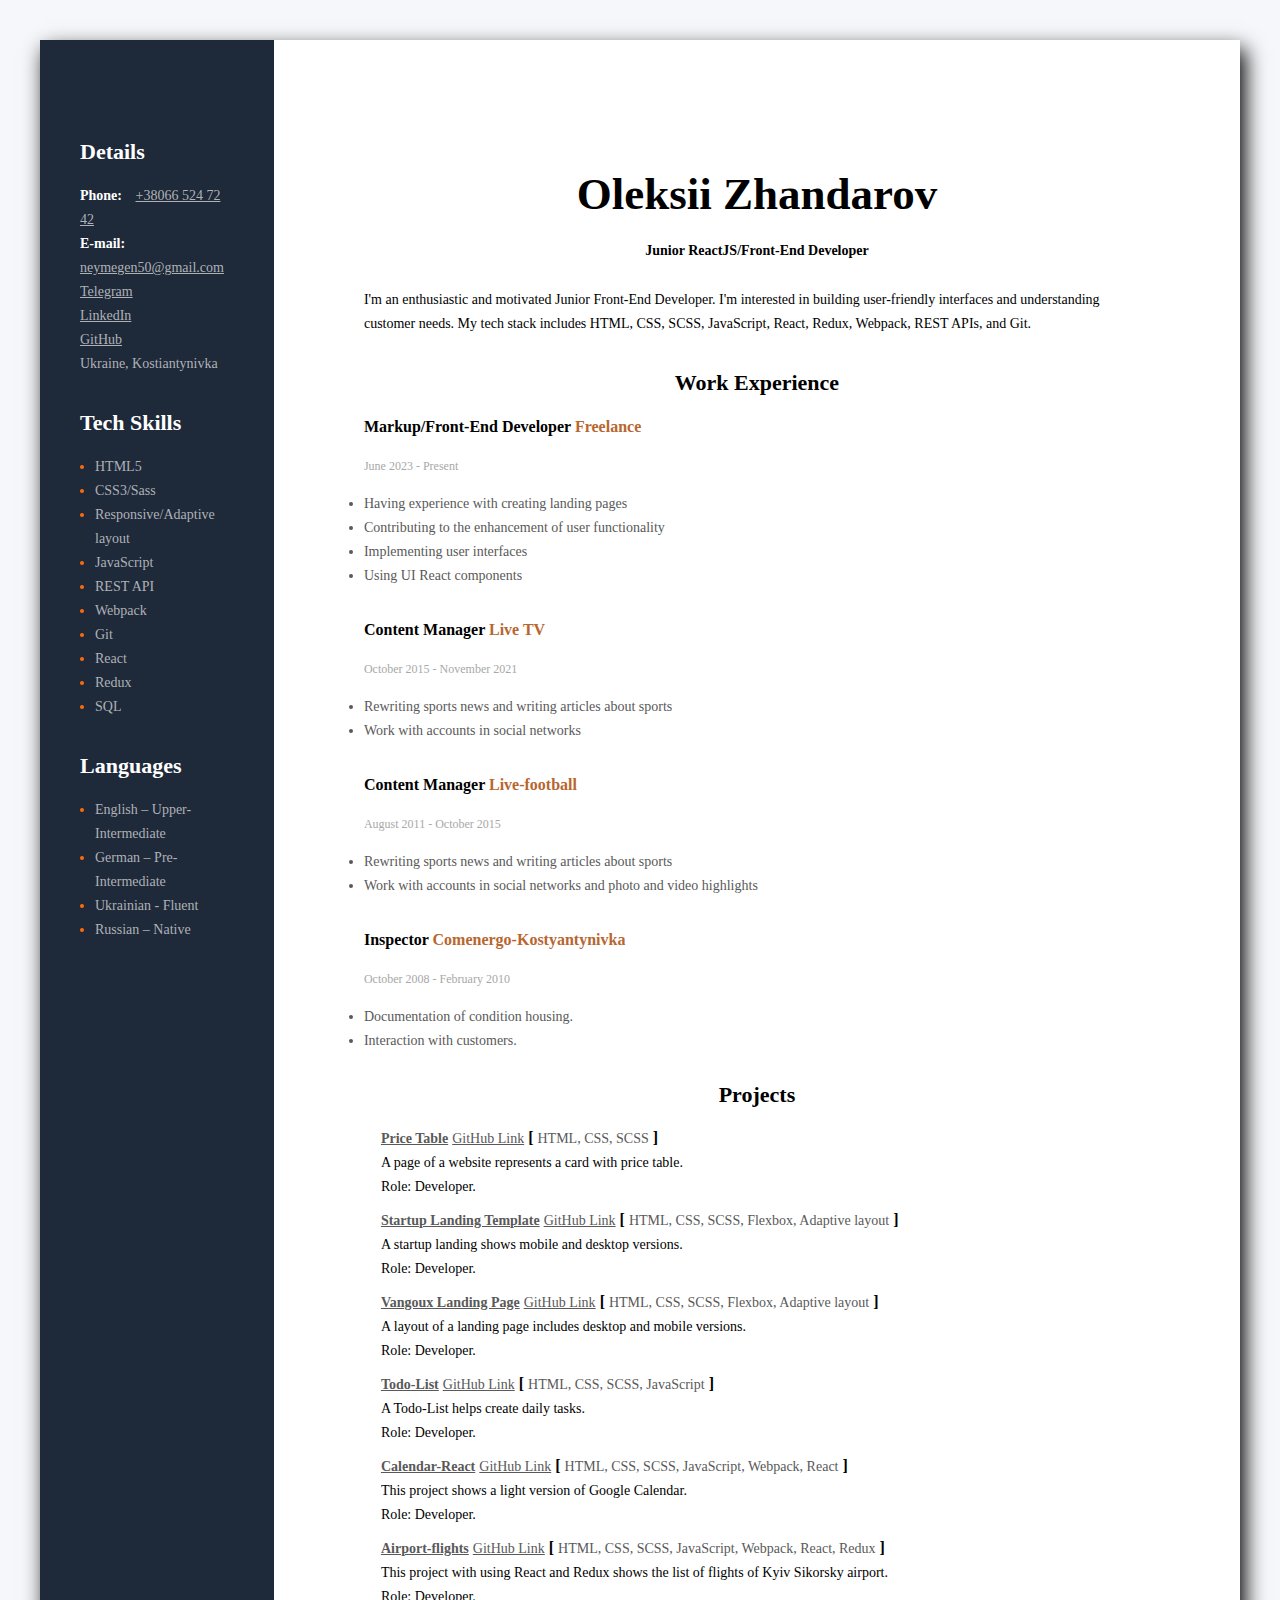
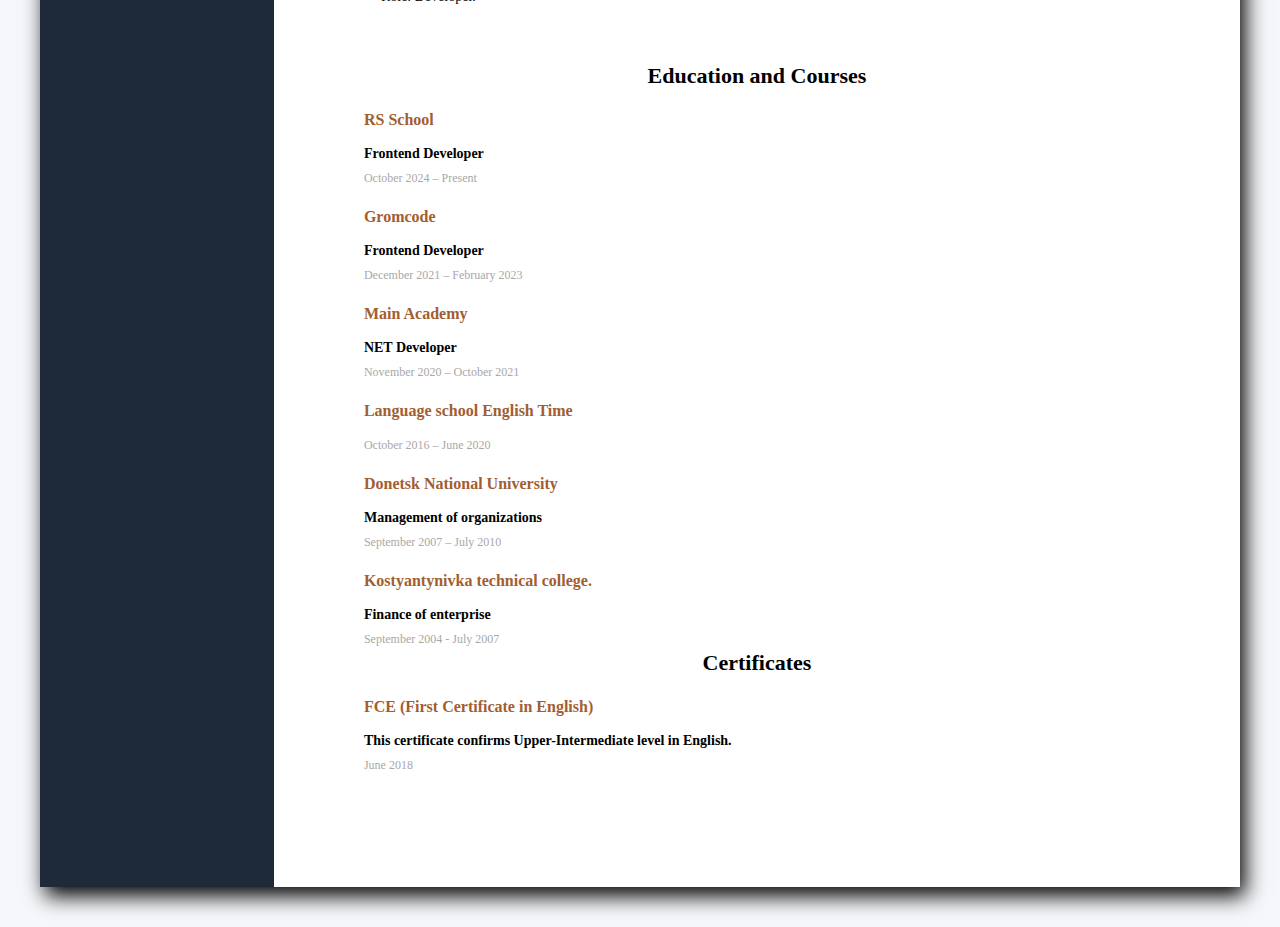
<file: index.html>
<!DOCTYPE html>
<html lang="en">
  <head>
    <meta charset="UTF-8" />
    <meta http-equiv="X-UA-Compatible" content="IE=edge" />
    <meta name="viewport" content="width=device-width, initial-scale=1.0" />
    <title>CV</title>
    <link rel="stylesheet" href="./style.css" />
  </head>
  <body>
    <div class="wrapper">
      <aside class="sidebar">
        <div class="main-container">
          <div class="contacts">
            <h3 class="contacts-title">Details</h3>
            <div>
              <span class="span">Phone: </span>
              <a class="link" href="+380665247242" target="_blank"> +38066 524 72 42 </a>
            </div>
            <div>
              <span class="span">E-mail: </span>
              <a class="link" href="mailto:neymegen50@gmail.com" target="_blank">neymegen50@gmail.com</a>
            </div>
            <div>
              <a class="link" href="https://t.me/RedDevil_88" target="_blank">Telegram</a>
            </div>
            <div>
              <a class="link" href="https://www.linkedin.com/in/oleksii-zhandarov-184809235/" target="_blank">LinkedIn</a>
            </div>
            <div>
              <a class="link" href="https://github.com/AlekseyRD88" target="_blank">GitHub</a>
            </div>
            <div>
              <p class="link">Ukraine, Kostiantynivka</p>
            </div>
          </div>
          <div class="tech-skills">
            <h3 class="tech-skills-title">Tech Skills</h3>
            <ul>
              <li class="tech-li"><span class="text">HTML5</span></li>
              <li class="tech-li"><span class="text">CSS3/Sass</span></li>
              <li class="tech-li">
                <span class="text">Responsive/Adaptive layout</span>
              </li>
              <li class="tech-li"><span class="text">JavaScript</span></li>
              <li class="tech-li"><span class="text">REST API</span></li>
              <li class="tech-li"><span class="text">Webpack</span></li>
              <li class="tech-li"><span class="text">Git</span></li>
              <li class="tech-li"><span class="text">React</span></li>
              <li class="tech-li"><span class="text">Redux</span></li>
              <li class="tech-li"><span class="text">SQL</span></li>
            </ul>
          </div>
          <div class="language-skills">
            <h3 class="language_skills-title">Languages</h3>
            <ul>
              <li class="skills-li">
                <span class="text_skills">English – Upper-Intermediate</span>
              </li>
              <li class="skills-li">
                <span class="text_skills">German – Pre-Intermediate</span>
              </li>
              <li class="skills-li">
                <span class="text_skills">Ukrainian - Fluent</span>
              </li>
              <li class="skills-li">
                <span class="text_skills">Russian – Native</span>
              </li>
            </ul>
          </div>
        </div>
      </aside>
      <div class="container">
        <div class="info">
          <h1 class="name">Oleksii Zhandarov</h1>
          <h2 class="profession">Junior ReactJS/Front-End Developer</h2>

          <p class="description">I'm an enthusiastic and motivated Junior Front-End Developer. I'm interested in building user-friendly interfaces and understanding customer needs. My tech stack includes HTML, CSS, SCSS, JavaScript, React, Redux, Webpack, REST APIs, and Git.</p>
        </div>
        <h3 class="title">Work Experience</h3>
        <div>
          <h4 class="profession-title">Markup/Front-End Developer<span class="prof"> Freelance</span></h4>
          <span class="prof-time">June 2023 - Present </span>
          <ul class="profession-duties">
            <li class="duties-item">Having experience with creating landing pages</li>
            <li class="duties-item">Contributing to the enhancement of user functionality</li>
            <li class="duties-item">Implementing user interfaces</li>
            <li class="duties-item">Using UI React components</li>
          </ul>
        </div>
        <div>
          <h4 class="profession-title">Content Manager <span class="prof"> Live TV</span></h4>
          <span class="prof-time">October 2015 - November 2021 </span>
          <ul class="profession-duties">
            <li class="duties-item">Rewriting sports news and writing articles about sports</li>
            <li class="duties-item">Work with accounts in social networks</li>
          </ul>
        </div>
        <div>
          <h4 class="profession-title">Content Manager <span class="prof"> Live-football</span></h4>
          <span class="prof-time">August 2011 - October 2015 </span>
          <ul class="profession-duties">
            <li class="duties-item">Rewriting sports news and writing articles about sports</li>
            <li class="duties-item">Work with accounts in social networks and photo and video highlights</li>
          </ul>
        </div>
        <div>
          <h4 class="profession-title">Inspector <span class="prof"> Comenergo-Kostyantynivka </span></h4>
          <span class="prof-time"> October 2008 - February 2010 </span>
          <ul class="profession-duties">
            <li class="duties-item">Documentation of condition housing.</li>
            <li class="duties-item">Interaction with customers.</li>
          </ul>
          <div>
            <div class="projects-container">
              <h3 class="title">Projects</h3>
              <ul class="list">
                <li class="projects-item">
                  <a class="projects-link" href="https://alekseyrd88.github.io/price-table-gromcode/" target="_blank"><b>Price Table</b></a>
                  <a class="projects-link" href="https://github.com/AlekseyRD88/price-table-gromcode" target="_blank">GitHub Link</a>
                  <span><b>[</b> <span class="tech-name">HTML, CSS, SСSS</span> <b>]</b></span>
                  <p class="description">A page of a website represents a card with price table.</p>
                  <p class="description">Role: Developer.</p>
                </li>
                <li class="projects-item">
                  <a class="projects-link" href="https://alekseyrd88.github.io/startup-landing-template-gromcode/" target="_blank"><b>Startup Landing Template</b></a>
                  <a class="projects-link" href="https://github.com/AlekseyRD88/startup-landing-template-gromcode" target="_blank">GitHub Link</a>
                  <span><b>[</b> <span class="tech-name">HTML, CSS, SСSS, Flexbox, Adaptive layout</span> <b>]</b></span>
                  <p class="description">A startup landing shows mobile and desktop versions.</p>
                  <p class="description">Role: Developer.</p>
                </li>
                <li class="projects-item">
                  <a class="projects-link" href="https://alekseyrd88.github.io/vangoux-landing-page-gromcode/" target="_blank"><b>Vangoux Landing Page</b></a>
                  <a class="projects-link" href="https://github.com/AlekseyRD88/vangoux-landing-page-gromcode" target="_blank">GitHub Link</a>
                  <span><b>[</b> <span class="tech-name">HTML, CSS, SСSS, Flexbox, Adaptive layout</span> <b>]</b></span>
                  <p class="description">A layout of a landing page includes desktop and mobile versions.</p>
                  <p class="description">Role: Developer.</p>
                </li>
                <li class="projects-item">
                  <a class="projects-link" href="https://alekseyrd88.github.io/todo-js/" target="_blank"><b>Todo-List</b></a>
                  <a class="projects-link" href="https://github.com/AlekseyRD88/todo-js" target="_blank">GitHub Link</a>
                  <span><b>[</b> <span class="tech-name">HTML, CSS, SСSS, JavaScript</span> <b>]</b></span>
                  <p class="description">A Todo-List helps create daily tasks.</p>
                  <p class="description">Role: Developer.</p>
                </li>
                <li class="projects-item">
                  <a class="projects-link" href="https://singular-axolotl-241f5f.netlify.app/" target="_blank"><b>Calendar-React</b></a>
                  <a class="projects-link" href="https://github.com/AlekseyRD88/calendar-react" target="_blank">GitHub Link</a>
                  <span><b>[</b> <span class="tech-name">HTML, CSS, SСSS, JavaScript, Webpack, React</span> <b>]</b></span>
                  <p class="description">This project shows a light version of Google Calendar.</p>
                  <p class="description">Role: Developer.</p>
                </li>
                <li class="projects-item">
                  <a class="projects-link" href="https://dainty-fudge-09b940.netlify.app/" target="_blank"><b>Airport-flights</b></a>
                  <a class="projects-link" href="https://github.com/AlekseyRD88/airport-flights" target="_blank">GitHub Link</a>
                  <span><b>[</b> <span class="tech-name">HTML, CSS, SСSS, JavaScript, Webpack, React, Redux</span> <b>]</b></span>
                  <p class="description">This project with using React and Redux shows the list of flights of Kyiv Sikorsky airport.</p>
                  <p class="description">Role: Developer.</p>
                </li>
              </ul>
            </div>
            <div>
              <h3 class="title">Education and Courses</h3>
              <div>
                <h3 class="study">RS School</h3>
                <h2 class="spec">Frontend Developer</h2>
                <span class="study-time">October 2024 – Present </span>
              </div>
              <div>
                <h3 class="study">Gromcode</h3>
                <h2 class="spec">Frontend Developer</h2>
                <span class="study-time">December 2021 – February 2023 </span>
              </div>
              <div>
                <h3 class="study">Main Academy</h3>
                <h2 class="spec">NET Developer</h2>
                <span class="study-time">November 2020 – October 2021 </span>
              </div>
              <div>
                <h3 class="study">Language school English Time</h3>
                <span class="study-time">October 2016 – June 2020 </span>
              </div>
              <div>
                <h3 class="study">Donetsk National University</h3>
                <h2 class="spec">Management of organizations</h2>
                <span class="study-time">September 2007 – July 2010 </span>
              </div>
              <div>
                <h3 class="study">Kostyantynivka technical college.</h3>
                <h2 class="spec">Finance of enterprise</h2>
                <span class="study-time">September 2004 - July 2007 </span>
              </div>
              <h3 class="title">Certificates</h3>
              <div>
                <h3 class="study">FCE (First Certificate in English)</h3>
                <h2 class="spec">This certificate confirms Upper-Intermediate level in English.</h2>
                <span class="study-time">June 2018 </span>
              </div>
            </div>
          </div>
        </div>
      </div>
    </div>
  </body>
</html>
</file>
<file: style.css>
* {
  padding: 0;
  margin: 0;
  box-sizing: border-box;
}

body {
  background: #f5f7fa;
  padding: 40px 20px;

  font-family: Montserrat;
}

.list {
  list-style: none;
}

.wrapper {
  background: #ffffff;
  display: flex;
  max-width: 1200px;
  margin: 0 auto;
  box-shadow: 5px 9px 20px rgb(0, 0, 0, 15);
}

.sidebar {
  background: #1e2939;
  width: 370px;
  padding-top: 40px;
  padding-bottom: 40px;
}

.photo {
  width: 370px;
}

.container {
  padding: 110px 90px;
}

.contacts {
  margin-top: 60px;
  margin-left: 40px;
  margin-right: 40px;
}

.contacts-title {
  font-size: 22px;
  font-weight: 700;
  line-height: 24px;
  color: #ffffff;
  margin-bottom: 20px;
}

.link {
  font-size: 14px;
  font-weight: 400;
  line-height: 24px;
  color: #aeb2b7;
  margin-right: 10px;
}

.span {
  font-size: 14px;
  font-weight: 700;
  line-height: 24px;
  color: #ffffff;
  margin-right: 10px;
}

.tech-skills-title {
  font-size: 22px;
  font-weight: 700;
  line-height: 24px;
  margin-bottom: 20px;
  color: #ffffff;
}

.tech-skills {
  margin-left: 40px;
  margin-right: 40px;
  margin-top: 35px;
}

.tech-li {
  font-size: 14px;
  font-weight: 400;
  line-height: 24px;
  color: #ff6b08;
  margin-left: 15px;
}

.text {
  color: #aeb2b7;
}

.language-skills {
  margin-left: 40px;
  margin-right: 40px;
  margin-top: 35px;
}
.language_skills-title {
  font-size: 22px;
  font-weight: 700;
  line-height: 24px;
  color: #ffffff;
  margin-bottom: 20px;
}

.skills-li {
  font-size: 14px;
  font-weight: 400;
  line-height: 24px;
  color: #ff6b08;
  margin-left: 15px;
}

.text_skills {
  color: #aeb2b7;
}

.profession {
  font-size: 14px;
  font-weight: 700;
  line-height: 24px;
  margin-bottom: 25px;
  text-align: center;
}

.name {
  font-size: 45px;
  font-weight: 700;
  line-height: 89px;
  text-align: center;
}

.description {
  font-size: 14px;
  font-weight: 400;
  line-height: 24px;
}

.about-link {
  color: currentColor;
}

.info {
  margin-bottom: 35px;
}

.title {
  font-size: 22px;
  font-weight: 700;
  line-height: 24px;
  margin-bottom: 20px;
  text-align: center;
}

.projects-link {
  color: #595959;
  font-size: 14px;
  font-weight: 400;
  line-height: 24px;
}

.projects-item + .projects-item {
  margin-top: 10px;
}

.tech-name {
  color: #595959;
  font-size: 14px;
  font-weight: 400;
  line-height: 24px;
}

.dots {
  color: #bebebe;
  font-weight: 100;
}

.projects-item {
  font-weight: 700;
  margin-left: 17px;
}

.projects-container {
  margin-bottom: 55px;
}

.profession-title {
  font-size: 16px;
  font-weight: 700;
  line-height: 24px;
  margin-top: 10px;
  margin-bottom: 15px;
}


.prof {
  color: #b8662f;
}

.prof-time {
  color: #a8a8a8;
  font-size: 12px;
  font-weight: 400;
  line-height: 24px;
  margin-bottom: 14px;
}

.profession-duties {
  margin-top: 14px;
  margin-bottom: 30px;
}
.duties-item {
  color: #595959;
  font-size: 14px;
  font-weight: 400;
  line-height: 24px;
}

.study {
  color: #a25e30;
  font-size: 16px;
  font-weight: 700;
  line-height: 24px;
  margin-top: 15px;
  margin-bottom: 10px;
}

.spec {
  font-size: 14px;
  font-weight: 700;
  line-height: 24px;
}

.study-time {
  color: #a8a8a8;
  font-size: 12px;
  font-weight: 400;
  line-height: 24px;
}
</file>
